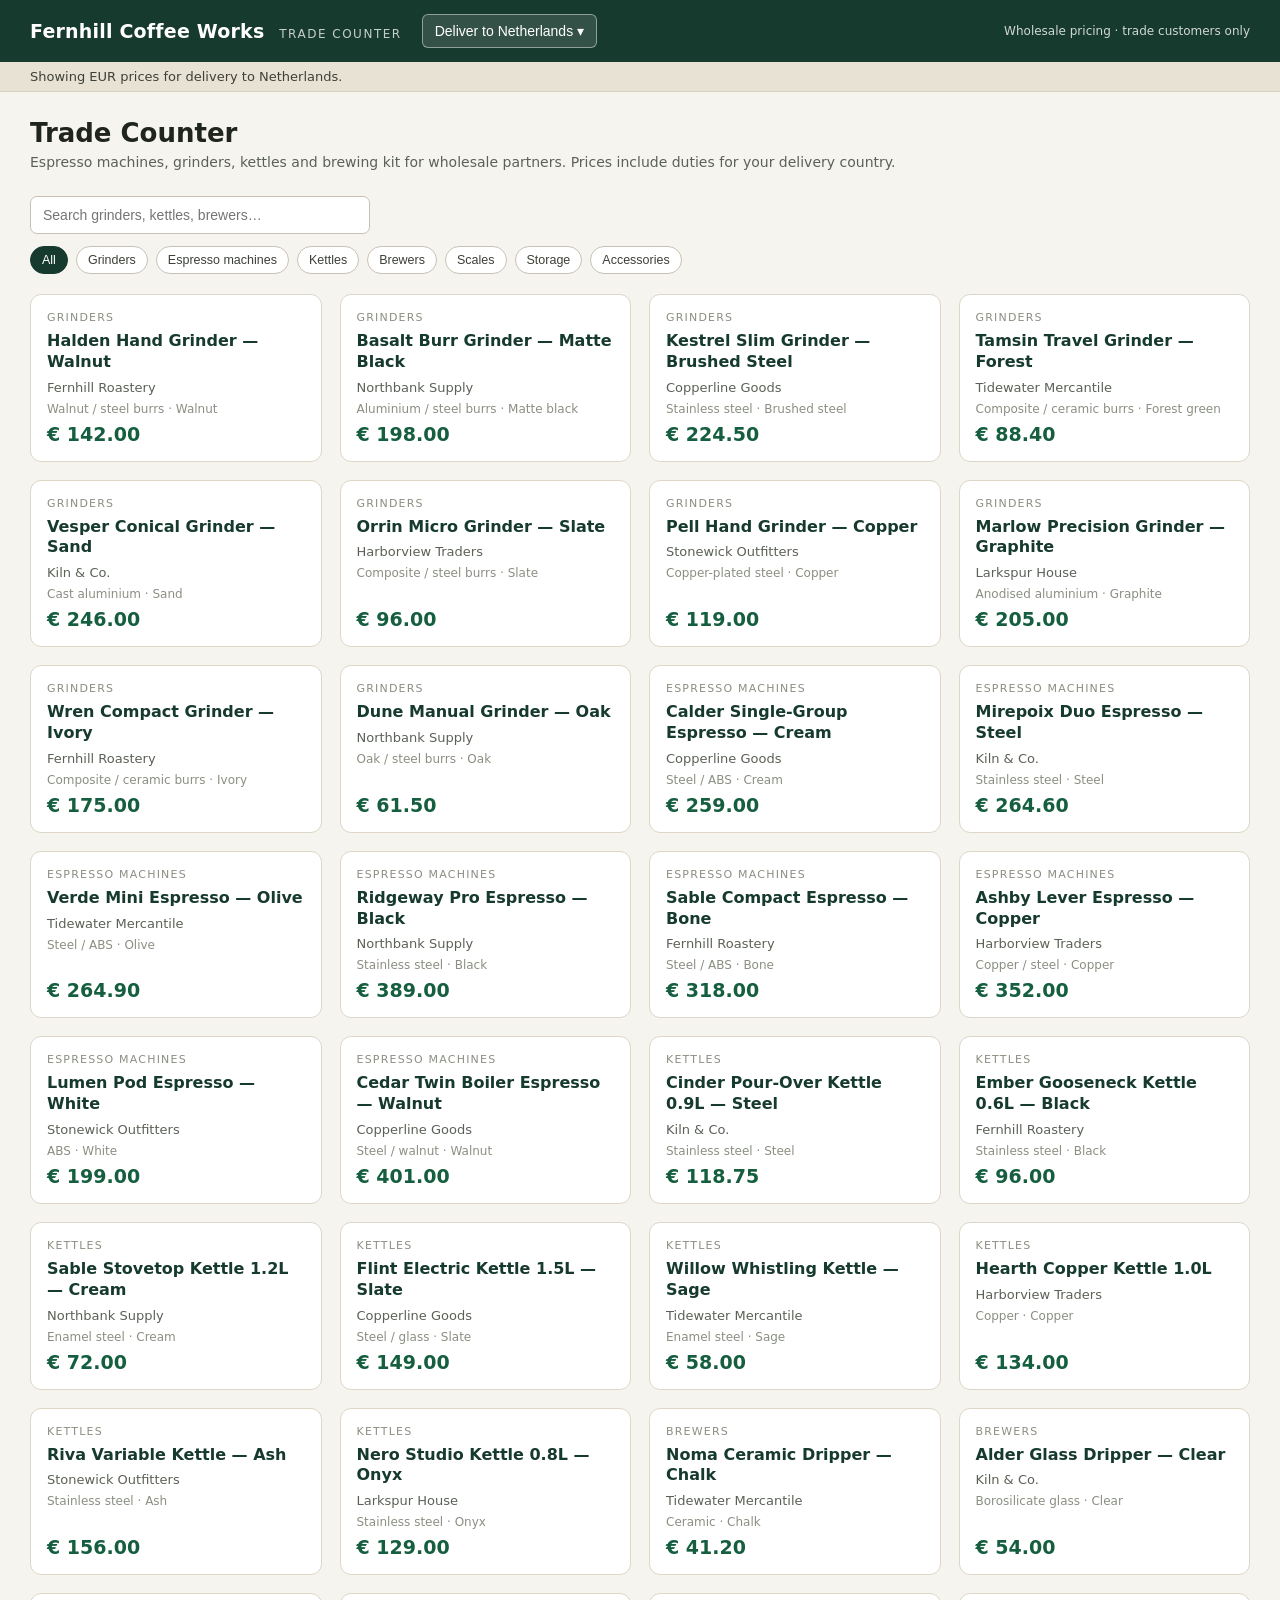
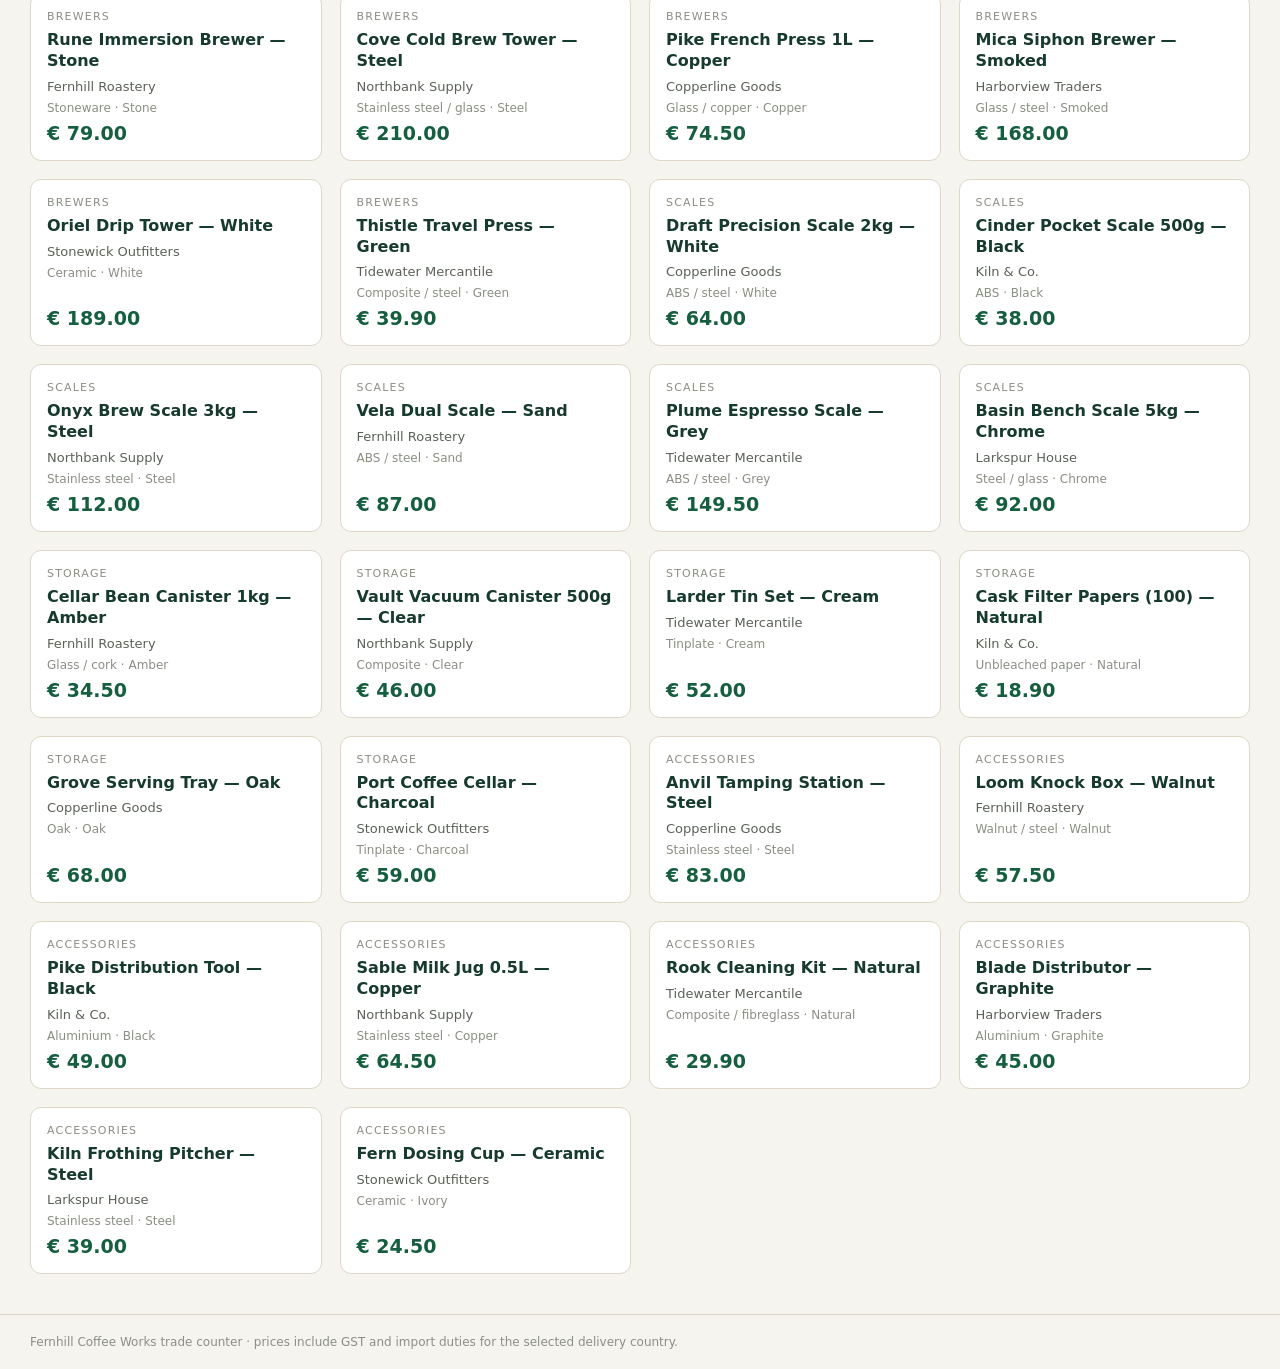
<file: index.html>
<!DOCTYPE html>
<html lang="en">
<head>
<meta charset="utf-8">
<meta name="viewport" content="width=device-width, initial-scale=1">
<title>Fernhill Coffee Works — Trade Counter</title>
<link rel="stylesheet" href="styles.css">
</head>
<body>

<header>
  <div class="brand">Fernhill Coffee Works <span>Trade Counter</span></div>
  <button id="region-btn" type="button" data-region="nl">Deliver to Netherlands ▾</button>
  <div class="header-note">Wholesale pricing · trade customers only</div>
</header>
<div id="currency-note"></div>

<section class="hero">
  <h1>Trade Counter</h1>
  <p>Espresso machines, grinders, kettles and brewing kit for wholesale partners. Prices include duties for your delivery country.</p>
</section>
<section class="searchbar">
  <input id="search-input" type="search" placeholder="Search grinders, kettles, brewers…" aria-label="Search catalogue">
</section>
<section class="chips">
  <button class="chip active" data-category="all" type="button">All</button>
  <button class="chip" data-category="Grinders" type="button">Grinders</button>
  <button class="chip" data-category="Espresso Machines" type="button">Espresso machines</button>
  <button class="chip" data-category="Kettles" type="button">Kettles</button>
  <button class="chip" data-category="Brewers" type="button">Brewers</button>
  <button class="chip" data-category="Scales" type="button">Scales</button>
  <button class="chip" data-category="Storage" type="button">Storage</button>
  <button class="chip" data-category="Accessories" type="button">Accessories</button>
</section>
<main id="catalog-grid"></main>
<footer>Fernhill Coffee Works trade counter · prices include GST and import duties for the selected delivery country.</footer>

<div id="region-modal" role="dialog" aria-modal="true" aria-labelledby="region-title">
  <div id="region-panel">
    <h3 id="region-title">Choose your delivery country</h3>
    <label for="country">Country / region</label>
    <select id="country">
      <option value="nl">Netherlands</option>
      <option value="de">Germany</option>
      <option value="fr">France</option>
      <option value="au">Australia</option>
      <option value="us">United States</option>
      <option value="jp">Japan</option>
    </select>
    <label for="postal">Postal code (optional — used for address suggestions)</label>
    <input id="postal" autocomplete="off" placeholder="e.g. 2000">
    <div id="suggestions"></div>
    <div class="row">
      <button id="cancel-btn" type="button">Cancel</button>
      <button id="continue-btn" type="button">Continue</button>
    </div>
  </div>
</div>

<script src="catalog.js"></script>
<script src="site.js"></script>
</body>
</html>
</file>
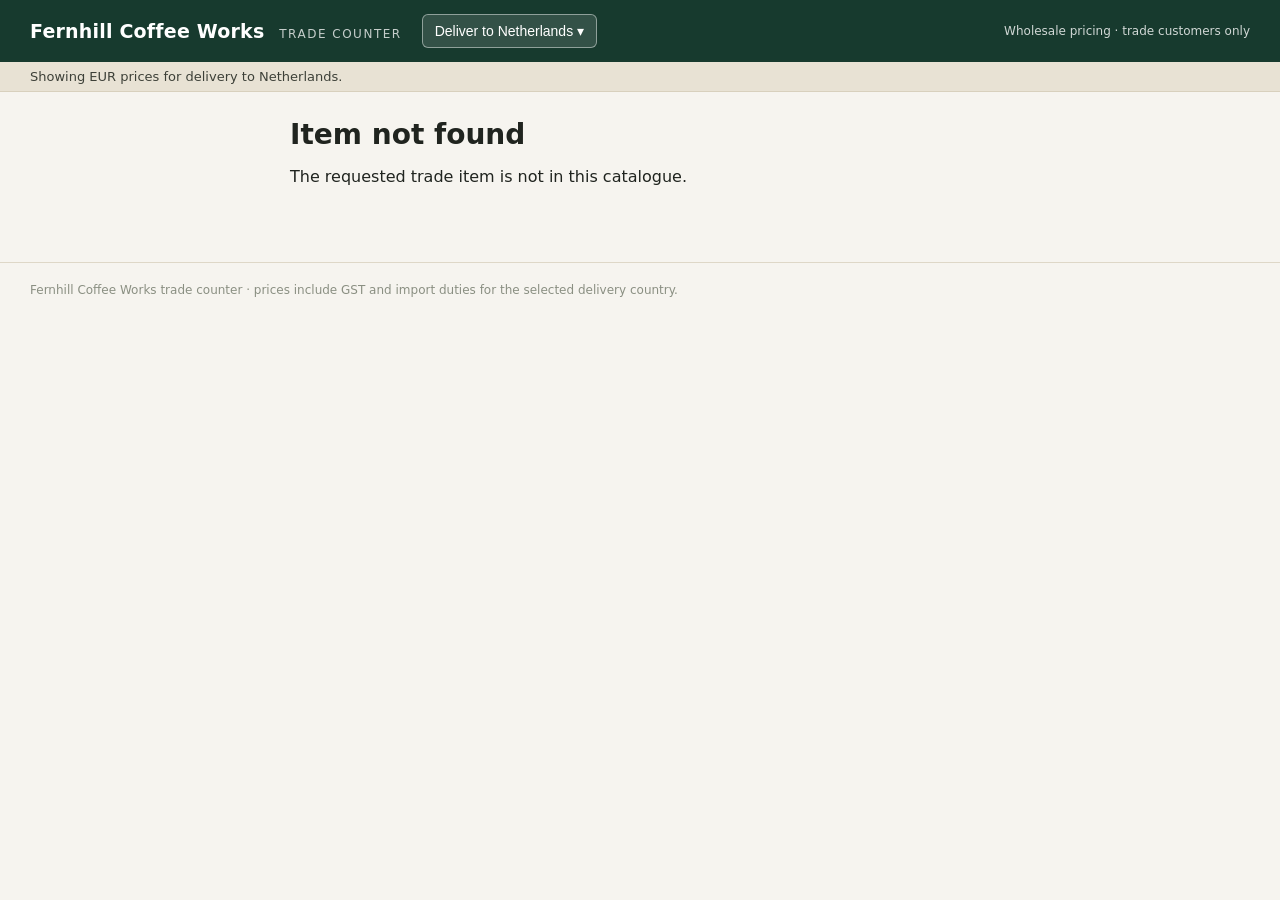
<file: item.html>
<!DOCTYPE html>
<html lang="en">
<head>
<meta charset="utf-8">
<meta name="viewport" content="width=device-width, initial-scale=1">
<title>Item — Fernhill Coffee Works</title>
<link rel="stylesheet" href="styles.css">
</head>
<body>

<header>
  <div class="brand">Fernhill Coffee Works <span>Trade Counter</span></div>
  <button id="region-btn" type="button" data-region="nl">Deliver to Netherlands ▾</button>
  <div class="header-note">Wholesale pricing · trade customers only</div>
</header>
<div id="currency-note"></div>

<div class="detail" id="item-detail">
  <div class="crumbs"><a href="index.html">Trade Counter</a> / <span id="item-category"></span></div>
  <h1 id="item-title"></h1>
  <div class="vendor" id="item-seller"></div>
  <div id="item-price"></div>
  <dl class="spec">
    <dt>Material</dt><dd id="item-material"></dd>
    <dt>Colour</dt><dd id="item-colour"></dd>
    <dt>Trade SKU</dt><dd id="item-sku"></dd>
    <dt>Delivery</dt><dd>Duties and taxes included for the selected delivery country.</dd>
  </dl>
  <a class="back" href="index.html">← Back to the catalogue</a>
</div>
<footer>Fernhill Coffee Works trade counter · prices include GST and import duties for the selected delivery country.</footer>

<div id="region-modal" role="dialog" aria-modal="true" aria-labelledby="region-title">
  <div id="region-panel">
    <h3 id="region-title">Choose your delivery country</h3>
    <label for="country">Country / region</label>
    <select id="country">
      <option value="nl">Netherlands</option>
      <option value="de">Germany</option>
      <option value="fr">France</option>
      <option value="au">Australia</option>
      <option value="us">United States</option>
      <option value="jp">Japan</option>
    </select>
    <label for="postal">Postal code (optional — used for address suggestions)</label>
    <input id="postal" autocomplete="off" placeholder="e.g. 2000">
    <div id="suggestions"></div>
    <div class="row">
      <button id="cancel-btn" type="button">Cancel</button>
      <button id="continue-btn" type="button">Continue</button>
    </div>
  </div>
</div>

<script src="catalog.js"></script>
<script src="site.js"></script>
</body>
</html>
</file>
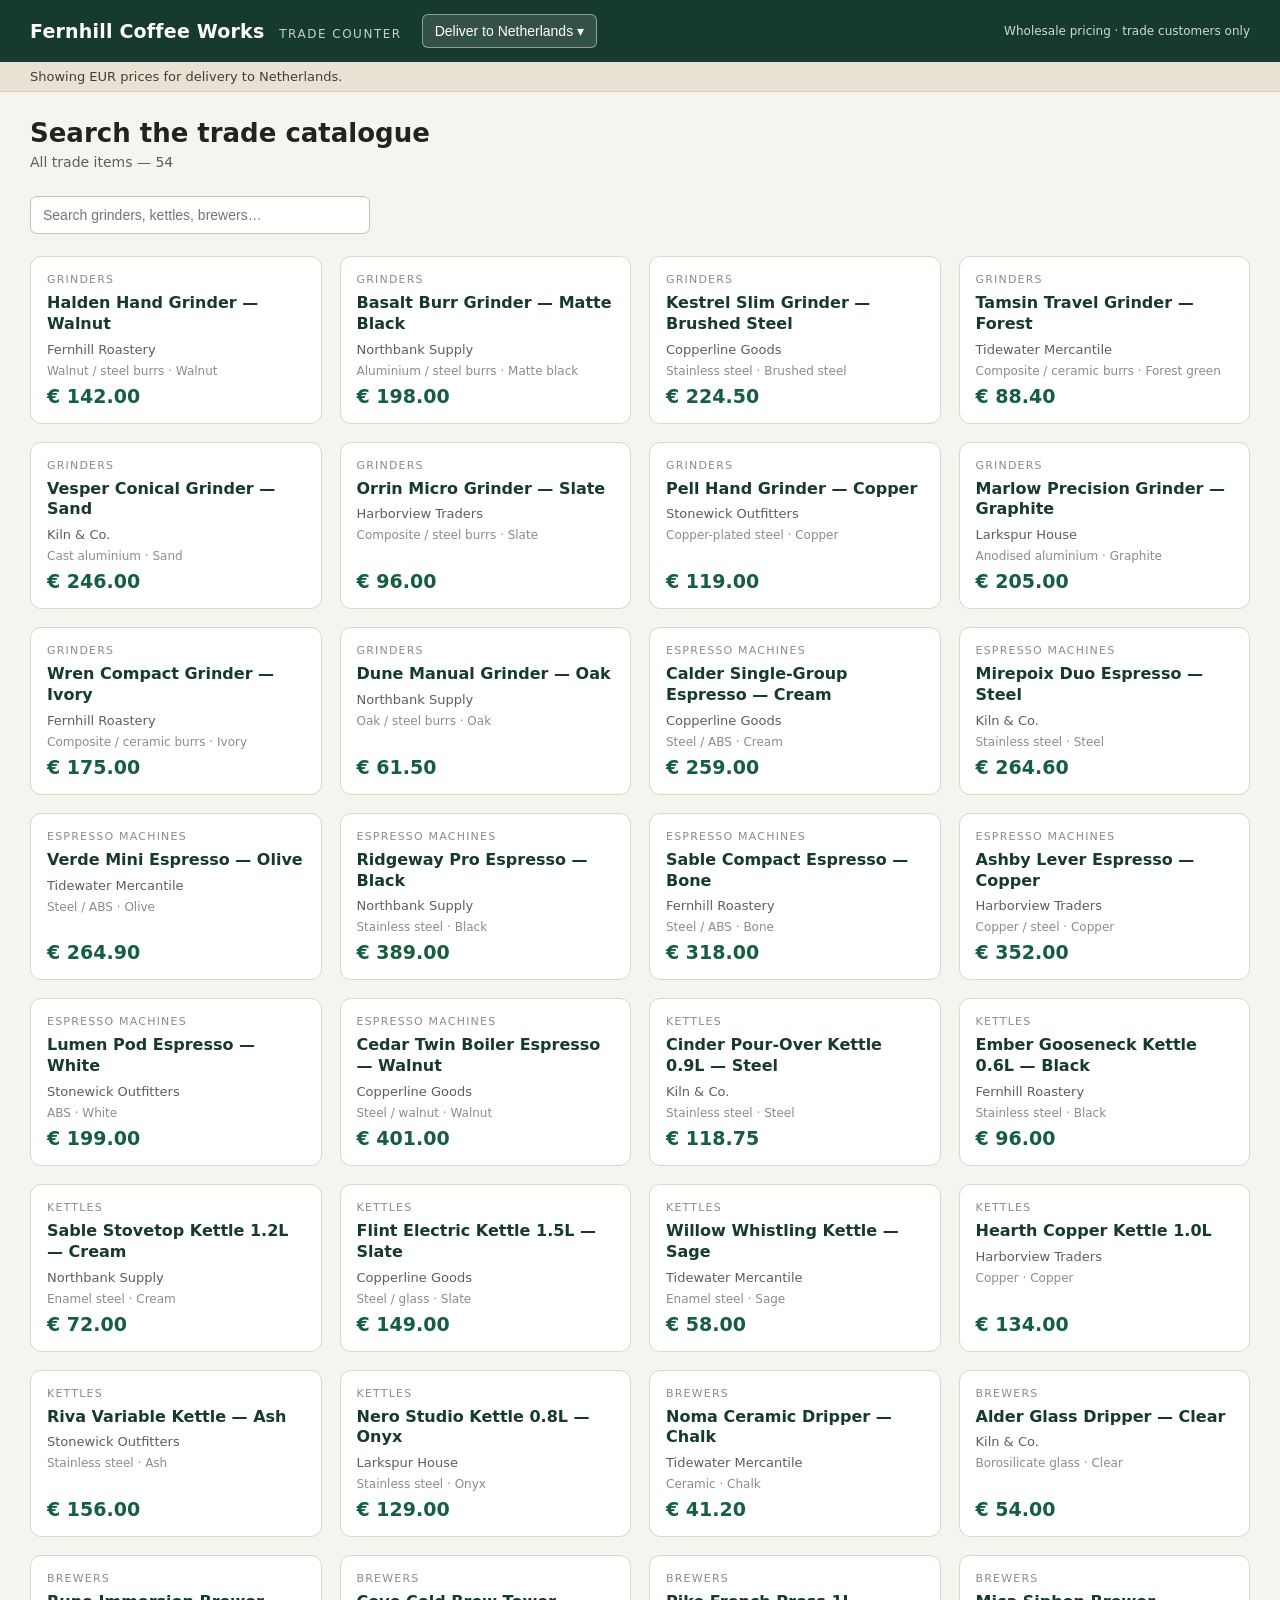
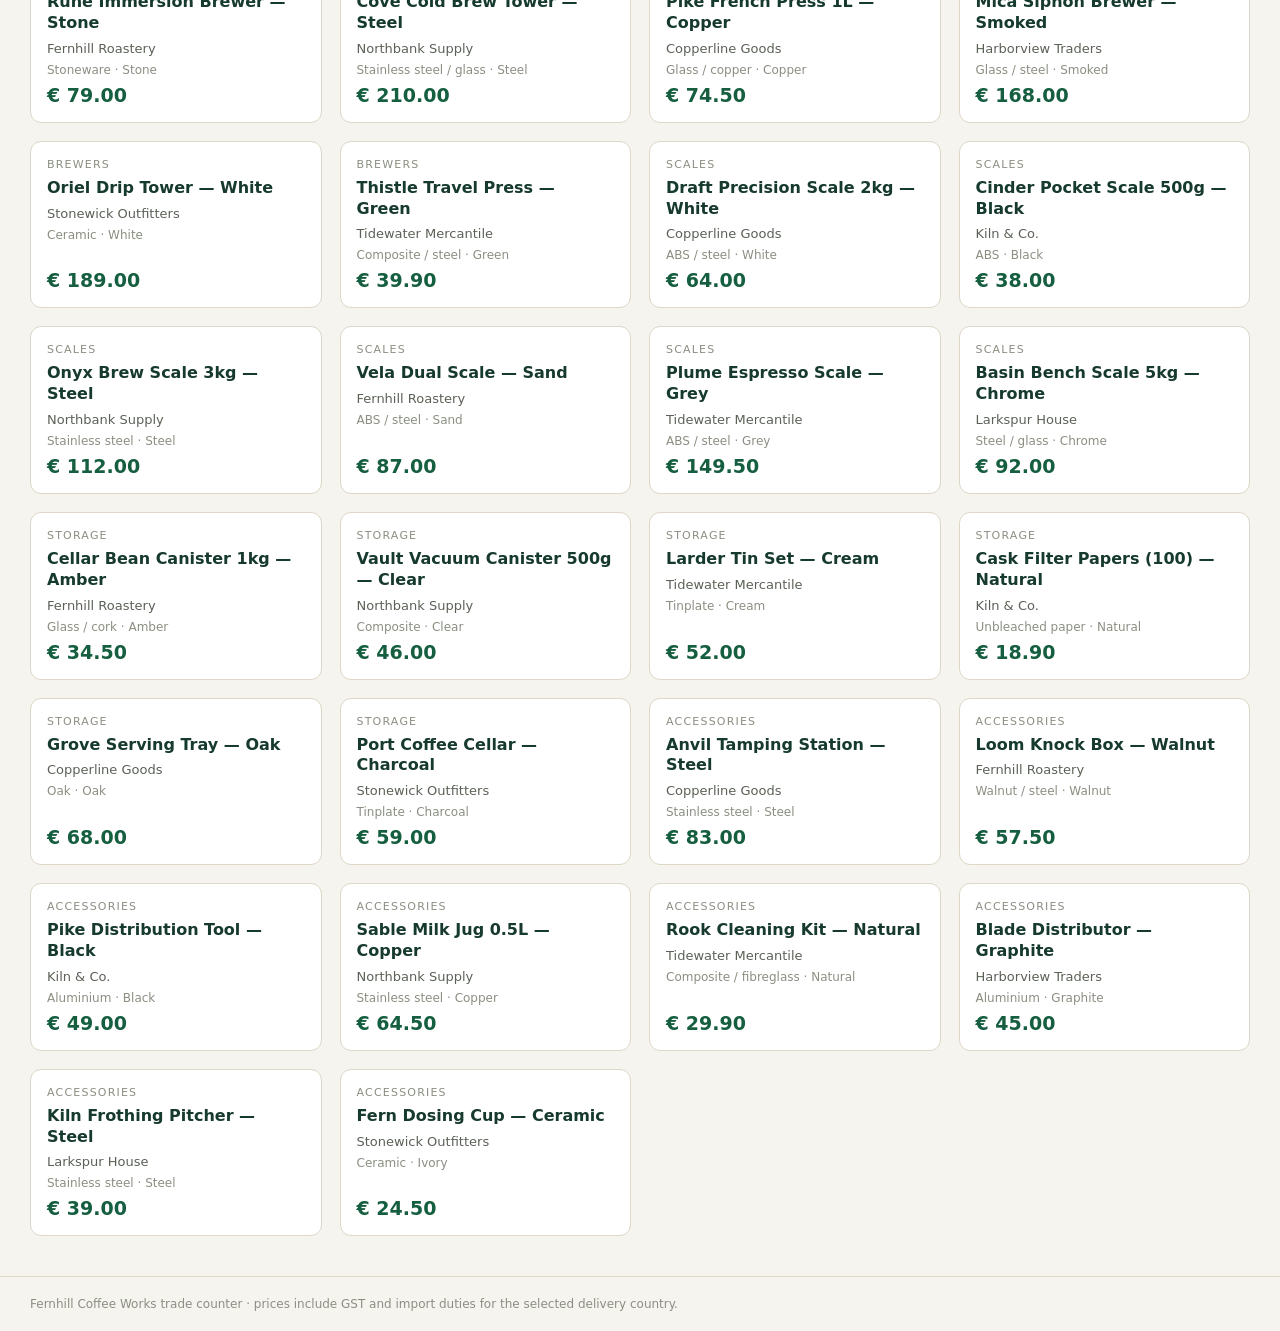
<file: search.html>
<!DOCTYPE html>
<html lang="en">
<head>
<meta charset="utf-8">
<meta name="viewport" content="width=device-width, initial-scale=1">
<title>Search — Fernhill Coffee Works</title>
<link rel="stylesheet" href="styles.css">
</head>
<body>

<header>
  <div class="brand">Fernhill Coffee Works <span>Trade Counter</span></div>
  <button id="region-btn" type="button" data-region="nl">Deliver to Netherlands ▾</button>
  <div class="header-note">Wholesale pricing · trade customers only</div>
</header>
<div id="currency-note"></div>

<section class="hero">
  <h1>Search the trade catalogue</h1>
  <p id="results-label"></p>
</section>
<section class="searchbar">
  <input id="search-input" type="search" placeholder="Search grinders, kettles, brewers…" aria-label="Search catalogue">
</section>
<main id="catalog-grid"></main>
<footer>Fernhill Coffee Works trade counter · prices include GST and import duties for the selected delivery country.</footer>

<div id="region-modal" role="dialog" aria-modal="true" aria-labelledby="region-title">
  <div id="region-panel">
    <h3 id="region-title">Choose your delivery country</h3>
    <label for="country">Country / region</label>
    <select id="country">
      <option value="nl">Netherlands</option>
      <option value="de">Germany</option>
      <option value="fr">France</option>
      <option value="au">Australia</option>
      <option value="us">United States</option>
      <option value="jp">Japan</option>
    </select>
    <label for="postal">Postal code (optional — used for address suggestions)</label>
    <input id="postal" autocomplete="off" placeholder="e.g. 2000">
    <div id="suggestions"></div>
    <div class="row">
      <button id="cancel-btn" type="button">Cancel</button>
      <button id="continue-btn" type="button">Continue</button>
    </div>
  </div>
</div>

<script src="catalog.js"></script>
<script src="site.js"></script>
</body>
</html>
</file>
<file: styles.css>
*{box-sizing:border-box}
body{margin:0;font-family:"Segoe UI",system-ui,-apple-system,Arial,sans-serif;color:#20241f;background:#f6f4ef}
header{display:flex;align-items:center;gap:20px;padding:14px 30px;background:#173a2e;color:#fff;position:sticky;top:0;z-index:20}
.brand{font-weight:800;font-size:19px;letter-spacing:.2px}
.brand span{font-weight:400;font-size:12px;opacity:.75;margin-left:8px;text-transform:uppercase;letter-spacing:1.5px}
#region-btn{background:rgba(255,255,255,.12);border:1px solid rgba(255,255,255,.45);color:#fff;padding:8px 12px;border-radius:6px;cursor:pointer;font-size:14px}
#region-btn:hover{background:rgba(255,255,255,.2)}
.header-note{margin-left:auto;font-size:12px;opacity:.8}
#currency-note{background:#e8e2d4;color:#3d4038;padding:7px 30px;font-size:13px;border-bottom:1px solid #d8d0bd}
.hero{padding:26px 30px 12px}
.hero h1{margin:0 0 6px;font-size:26px}
.hero p{margin:0;color:#5a6156;font-size:14px}
.searchbar{padding:14px 30px 6px;display:flex;gap:10px;flex-wrap:wrap;align-items:center}
.searchbar input[type=search]{width:340px;max-width:100%;padding:10px 12px;border:1px solid #c9c2b2;border-radius:7px;font-size:14px;background:#fff}
.chips{display:flex;gap:8px;flex-wrap:wrap;padding:6px 30px 4px}
.chip{border:1px solid #c9c2b2;background:#fff;padding:6px 11px;border-radius:20px;cursor:pointer;font-size:12.5px;color:#3d4038}
.chip.active{background:#173a2e;color:#fff;border-color:#173a2e}
main{padding:16px 30px 40px;display:grid;grid-template-columns:repeat(auto-fill,minmax(250px,1fr));gap:18px}
.card{background:#fff;border:1px solid #ded7c7;border-radius:11px;padding:16px;display:flex;flex-direction:column;gap:7px}
.card .cat{font-size:11px;text-transform:uppercase;letter-spacing:1.2px;color:#8a8f82}
.card h3{margin:0;font-size:16px;line-height:1.3}
.card h3 a{color:#173a2e;text-decoration:none}
.card h3 a:hover{text-decoration:underline}
.card .vendor{color:#5a6156;font-size:13px}
.card .meta{color:#8a8f82;font-size:12px}
.card .price{font-size:19px;font-weight:800;color:#155e3f;margin-top:auto}
.detail{max-width:760px;margin:0 auto;padding:26px 30px 60px}
.detail .crumbs{font-size:12px;color:#8a8f82;margin-bottom:14px}
.detail .crumbs a{color:#173a2e}
.detail h1{font-size:28px;margin:0 0 6px}
.detail .vendor{color:#5a6156;margin-bottom:16px}
.detail #item-price{font-size:30px;font-weight:800;color:#155e3f;margin-bottom:18px}
.detail dl.spec{display:grid;grid-template-columns:140px 1fr;gap:8px 14px;background:#fff;border:1px solid #ded7c7;border-radius:10px;padding:18px}
.detail dt{color:#8a8f82;font-size:13px}
.detail dd{margin:0;font-size:14px}
.detail .back{display:inline-block;margin-top:24px;color:#173a2e;font-size:14px}
#region-modal{position:fixed;inset:0;background:rgba(0,0,0,.45);display:none;align-items:center;justify-content:center;z-index:60}
#region-panel{background:#fff;border-radius:13px;padding:24px;width:360px;box-shadow:0 20px 50px rgba(0,0,0,.25)}
#region-panel h3{margin:0 0 14px;font-size:18px}
#region-panel label{display:block;font-size:12.5px;color:#5a6156;margin:10px 0 5px}
#country,#postal{width:100%;padding:9px;border:1px solid #c9c2b2;border-radius:6px;font-size:14px;background:#fff}
#suggestions{font-size:12px;color:#8a8f82;min-height:18px;margin-top:6px}
.row{display:flex;gap:10px;justify-content:flex-end;margin-top:18px}
.row button{padding:8px 15px;border-radius:6px;border:1px solid #c9c2b2;background:#fff;cursor:pointer;font-size:14px}
#continue-btn{background:#173a2e;color:#fff;border-color:#173a2e}
footer{padding:20px 30px;color:#8a8f82;font-size:12px;border-top:1px solid #ded7c7}
</file>
